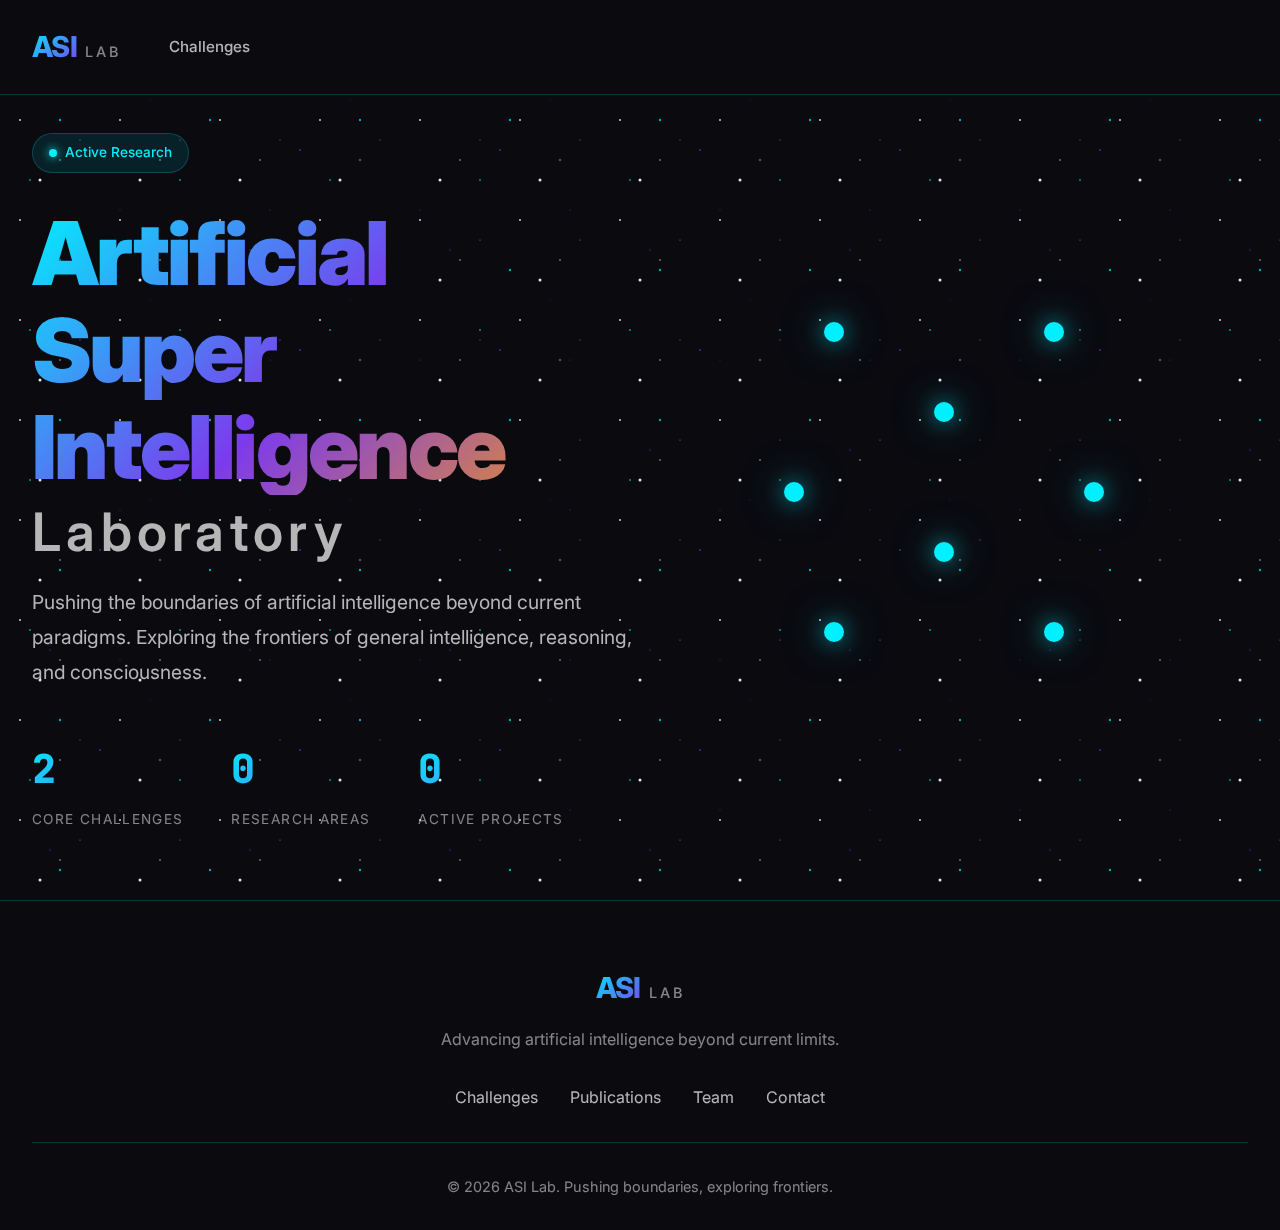
<file: index.html>
<!DOCTYPE html>
<html lang="en">
<head>
    <meta charset="UTF-8">
    <meta name="viewport" content="width=device-width, initial-scale=1.0">
    <title>ASI Lab - Artificial Super Intelligence Research</title>
    <link rel="stylesheet" href="styles.css">
    <link rel="preconnect" href="https://fonts.googleapis.com">
    <link rel="preconnect" href="https://fonts.gstatic.com" crossorigin>
    <link href="https://fonts.googleapis.com/css2?family=Inter:wght@300;400;500;600;700;800;900&family=JetBrains+Mono:wght@400;500;600;700&display=swap" rel="stylesheet">
</head>
<body>
    <div class="stars"></div>
    <div class="stars2"></div>
    <div class="stars3"></div>
    
    <nav class="navbar">
        <div class="nav-container">
            <div class="nav-left">
                <div class="logo">
                    <a href="/" style="text-decoration: none; display: flex; align-items: baseline; gap: 0.5rem;">
                        <span class="logo-text">ASI</span>
                        <span class="logo-subtitle">LAB</span>
                    </a>
                </div>
                <div class="nav-links">
                    <a href="challenges.html">Challenges</a>
                </div>
            </div>
        </div>
    </nav>

    <main>
        <section class="hero">
            <div class="hero-content">
                <div class="hero-badge">
                    <span class="pulse-dot"></span>
                    <span>Active Research</span>
                </div>
                <h1 class="hero-title">
                    <span class="gradient-text">Artificial Super Intelligence</span>
                    <span class="hero-subtitle">Laboratory</span>
                </h1>
                <p class="hero-description">
                    Pushing the boundaries of artificial intelligence beyond current paradigms. 
                    Exploring the frontiers of general intelligence, reasoning, and consciousness.
                </p>
                <div class="hero-stats">
                    <div class="stat-item">
                        <div class="stat-value" data-target="7">0</div>
                        <div class="stat-label">Core Challenges</div>
                    </div>
                    <div class="stat-item">
                        <div class="stat-value" data-target="1">0</div>
                        <div class="stat-label">Research Areas</div>
                    </div>
                    <div class="stat-item">
                        <div class="stat-value" data-target="1">0</div>
                        <div class="stat-label">Active Projects</div>
                    </div>
                </div>
            </div>
            <div class="hero-visual">
                <div class="neural-network">
                    <div class="node node-1"></div>
                    <div class="node node-2"></div>
                    <div class="node node-3"></div>
                    <div class="node node-4"></div>
                    <div class="node node-5"></div>
                    <div class="node node-6"></div>
                    <div class="node node-7"></div>
                    <div class="node node-8"></div>
                    <svg class="connections" viewBox="0 0 400 400">
                        <line class="connection" x1="100" y1="100" x2="200" y2="150"></line>
                        <line class="connection" x1="200" y1="150" x2="300" y2="100"></line>
                        <line class="connection" x1="100" y1="250" x2="200" y2="200"></line>
                        <line class="connection" x1="200" y1="200" x2="300" y2="250"></line>
                        <line class="connection" x1="200" y1="150" x2="200" y2="200"></line>
                        <line class="connection" x1="100" y1="100" x2="100" y2="250"></line>
                        <line class="connection" x1="300" y1="100" x2="300" y2="250"></line>
                    </svg>
                </div>
            </div>
        </section>
    </main>

    <footer class="footer">
        <div class="container">
            <div class="footer-content">
                <div class="footer-logo">
                    <span class="logo-text">ASI</span>
                    <span class="logo-subtitle">LAB</span>
                </div>
                <p class="footer-text">Advancing artificial intelligence beyond current limits.</p>
                <div class="footer-links">
                    <a href="challenges.html">Challenges</a>
                    <a href="#">Publications</a>
                    <a href="#">Team</a>
                    <a href="#">Contact</a>
                </div>
            </div>
            <div class="footer-bottom">
                <p>&copy; 2026 ASI Lab. Pushing boundaries, exploring frontiers.</p>
            </div>
        </div>
    </footer>

    <script src="script.js"></script>
</body>
</html>
</file>
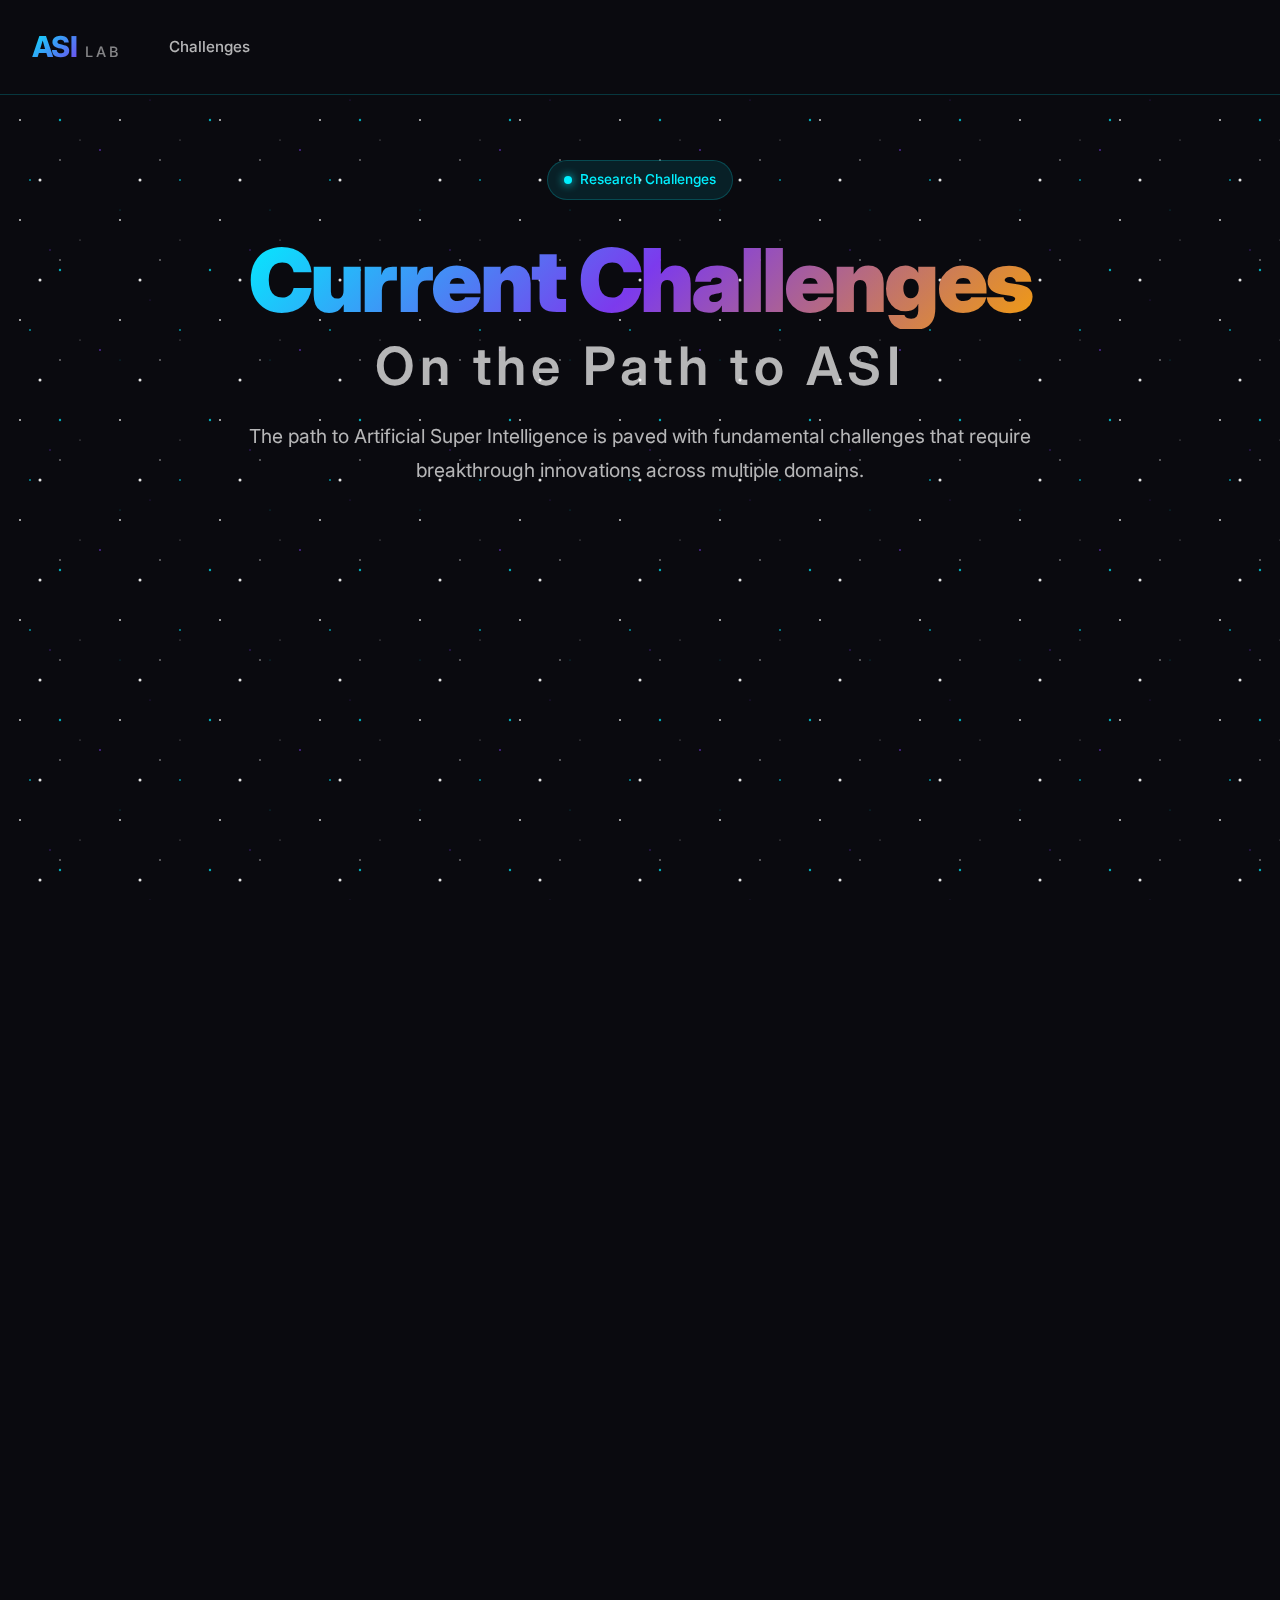
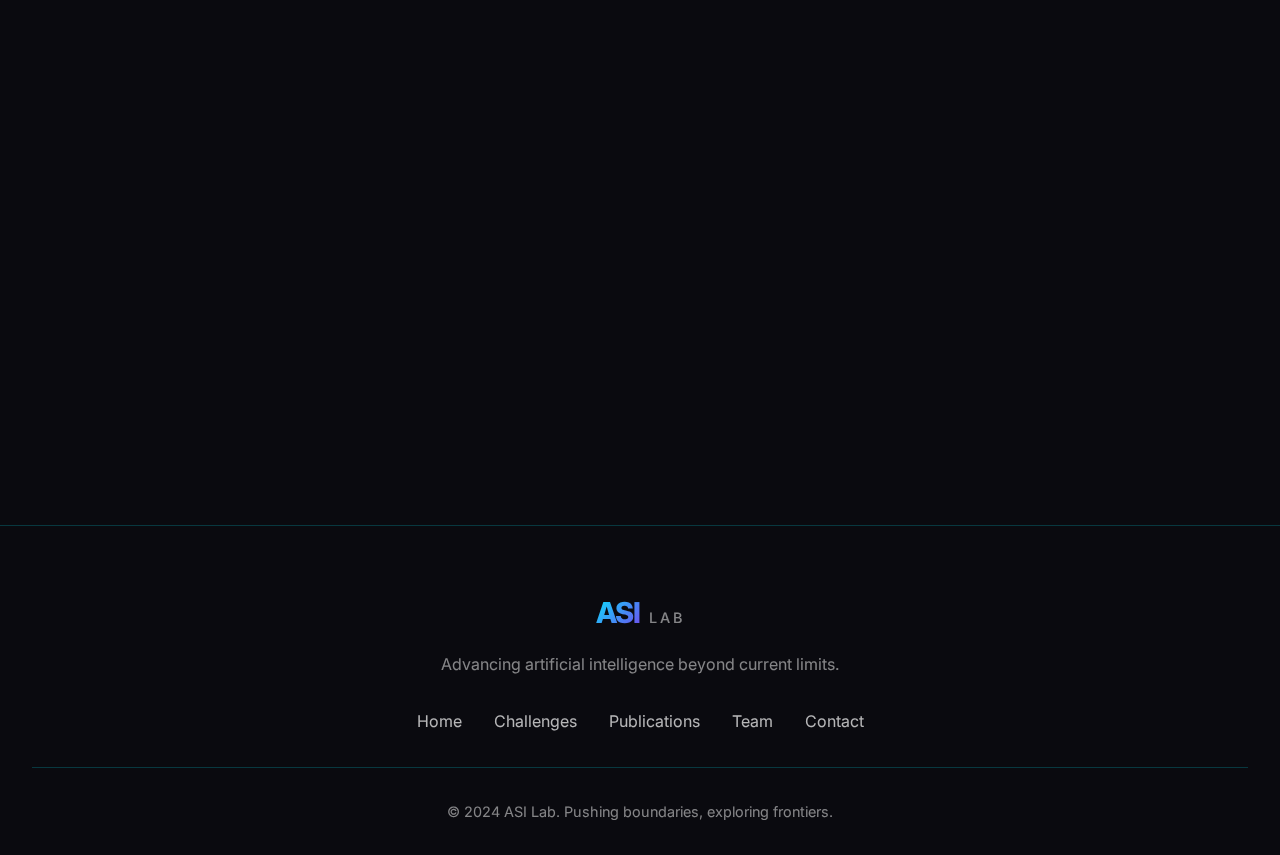
<file: challenges.html>
<!DOCTYPE html>
<html lang="en">
<head>
    <meta charset="UTF-8">
    <meta name="viewport" content="width=device-width, initial-scale=1.0">
    <title>Challenges - ASI Lab</title>
    <link rel="stylesheet" href="styles.css">
    <link rel="preconnect" href="https://fonts.googleapis.com">
    <link rel="preconnect" href="https://fonts.gstatic.com" crossorigin>
    <link href="https://fonts.googleapis.com/css2?family=Inter:wght@300;400;500;600;700;800;900&family=JetBrains+Mono:wght@400;500;600;700&display=swap" rel="stylesheet">
</head>
<body>
    <div class="stars"></div>
    <div class="stars2"></div>
    <div class="stars3"></div>
    
    <nav class="navbar">
        <div class="nav-container">
            <div class="nav-left">
                <div class="logo">
                    <a href="/" style="text-decoration: none; display: flex; align-items: baseline; gap: 0.5rem;">
                        <span class="logo-text">ASI</span>
                        <span class="logo-subtitle">LAB</span>
                    </a>
                </div>
                <div class="nav-links">
                    <a href="challenges.html">Challenges</a>
                </div>
            </div>
        </div>
    </nav>

    <main>
        <section class="challenges-hero">
            <div class="container">
                <div class="hero-badge">
                    <span class="pulse-dot"></span>
                    <span>Research Challenges</span>
                </div>
                <h1 class="hero-title">
                    <span class="gradient-text">Current Challenges</span>
                    <span class="hero-subtitle">On the Path to ASI</span>
                </h1>
                <p class="hero-description">
                    The path to Artificial Super Intelligence is paved with fundamental challenges 
                    that require breakthrough innovations across multiple domains.
                </p>
            </div>
        </section>

        <section id="challenges" class="challenges-section">
            <div class="container">
                <div class="challenges-grid">
                    <div class="challenge-card" data-index="0">
                        <div class="challenge-icon">
                            <svg viewBox="0 0 24 24" fill="none" stroke="currentColor" stroke-width="2">
                                <path d="M12 2L2 7L12 12L22 7L12 2Z"></path>
                                <path d="M2 17L12 22L22 17"></path>
                                <path d="M2 12L12 17L22 12"></path>
                            </svg>
                        </div>
                        <div class="challenge-number">01</div>
                        <h3 class="challenge-title">Lack of Human-like Reasoning</h3>
                        <p class="challenge-description">
                            Current AI excels at pattern recognition but lacks deep reasoning and abstract 
                            problem-solving capabilities that transfer across domains.
                        </p>
                        <div class="challenge-tags">
                            <span class="tag">Reasoning</span>
                            <span class="tag">Generalization</span>
                        </div>
                    </div>

                    <div class="challenge-card" data-index="1">
                        <div class="challenge-icon">
                            <svg viewBox="0 0 24 24" fill="none" stroke="currentColor" stroke-width="2">
                                <circle cx="12" cy="12" r="10"></circle>
                                <path d="M12 6V12L16 14"></path>
                            </svg>
                        </div>
                        <div class="challenge-number">02</div>
                        <h3 class="challenge-title">Common Sense Understanding</h3>
                        <p class="challenge-description">
                            Machines struggle to build the implicit contextual and real-world knowledge 
                            humans use effortlessly.
                        </p>
                        <div class="challenge-tags">
                            <span class="tag">Context</span>
                            <span class="tag">Knowledge</span>
                        </div>
                    </div>

                    <div class="challenge-card" data-index="2">
                        <div class="challenge-icon">
                            <svg viewBox="0 0 24 24" fill="none" stroke="currentColor" stroke-width="2">
                                <rect x="2" y="3" width="20" height="14" rx="2" ry="2"></rect>
                                <line x1="8" y1="21" x2="16" y2="21"></line>
                                <line x1="12" y1="17" x2="12" y2="21"></line>
                            </svg>
                        </div>
                        <div class="challenge-number">03</div>
                        <h3 class="challenge-title">Multisensory Learning</h3>
                        <p class="challenge-description">
                            Humans learn from video, sound, and physical interaction; AI largely learns from text. 
                            Bridging this "phygital" gap is a key challenge.
                        </p>
                        <div class="challenge-tags">
                            <span class="tag">Multimodal</span>
                            <span class="tag">Embodiment</span>
                        </div>
                    </div>

                    <div class="challenge-card" data-index="3">
                        <div class="challenge-icon">
                            <svg viewBox="0 0 24 24" fill="none" stroke="currentColor" stroke-width="2">
                                <path d="M21 16V8a2 2 0 0 0-1-1.73l-7-4a2 2 0 0 0-2 0l-7 4A2 2 0 0 0 3 8v8a2 2 0 0 0 1 1.73l7 4a2 2 0 0 0 2 0l7-4A2 2 0 0 0 21 16z"></path>
                                <polyline points="3.27 6.96 12 12.01 20.73 6.96"></polyline>
                                <line x1="12" y1="22.08" x2="12" y2="12"></line>
                            </svg>
                        </div>
                        <div class="challenge-number">04</div>
                        <h3 class="challenge-title">Scalability & Resources</h3>
                        <p class="challenge-description">
                            Training extremely large models requires massive compute, energy, and data—raising 
                            cost and environmental barriers.
                        </p>
                        <div class="challenge-tags">
                            <span class="tag">Efficiency</span>
                            <span class="tag">Sustainability</span>
                        </div>
                    </div>

                    <div class="challenge-card" data-index="4">
                        <div class="challenge-icon">
                            <svg viewBox="0 0 24 24" fill="none" stroke="currentColor" stroke-width="2">
                                <path d="M12 2L2 7L12 12L22 7L12 2Z"></path>
                                <path d="M2 17L12 22L22 17"></path>
                                <path d="M2 12L12 17L22 12"></path>
                            </svg>
                        </div>
                        <div class="challenge-number">05</div>
                        <h3 class="challenge-title">Architecture Paradigms</h3>
                        <p class="challenge-description">
                            It's unclear whether scaling existing methods (e.g., transformers) will ever yield AGI 
                            or if entirely new architectures are required.
                        </p>
                        <div class="challenge-tags">
                            <span class="tag">Architecture</span>
                            <span class="tag">Innovation</span>
                        </div>
                    </div>

                    <div class="challenge-card" data-index="5">
                        <div class="challenge-icon">
                            <svg viewBox="0 0 24 24" fill="none" stroke="currentColor" stroke-width="2">
                                <polyline points="22 12 18 12 15 21 9 3 6 12 2 12"></polyline>
                            </svg>
                        </div>
                        <div class="challenge-number">06</div>
                        <h3 class="challenge-title">AGI Metrics & Benchmarks</h3>
                        <p class="challenge-description">
                            There's no agreed-upon empirical definition or benchmark for what constitutes AGI, 
                            making research harder to measure.
                        </p>
                        <div class="challenge-tags">
                            <span class="tag">Metrics</span>
                            <span class="tag">Evaluation</span>
                        </div>
                    </div>

                    <div class="challenge-card" data-index="6">
                        <div class="challenge-icon">
                            <svg viewBox="0 0 24 24" fill="none" stroke="currentColor" stroke-width="2">
                                <path d="M21 16V8a2 2 0 0 0-1-1.73l-7-4a2 2 0 0 0-2 0l-7 4A2 2 0 0 0 3 8v8a2 2 0 0 0 1 1.73l7 4a2 2 0 0 0 2 0l7-4A2 2 0 0 0 21 16z"></path>
                            </svg>
                        </div>
                        <div class="challenge-number">07</div>
                        <h3 class="challenge-title">The General Intelligence Leap</h3>
                        <p class="challenge-description">
                            Moving beyond specialized skills to flexible, broad cognition remains a fundamental 
                            theoretical barrier.
                        </p>
                        <div class="challenge-tags">
                            <span class="tag">AGI</span>
                            <span class="tag">Cognition</span>
                        </div>
                    </div>
                </div>
            </div>
        </section>
    </main>

    <footer class="footer">
        <div class="container">
            <div class="footer-content">
                <div class="footer-logo">
                    <a href="index.html" style="text-decoration: none; display: flex; align-items: baseline; gap: 0.5rem;">
                        <span class="logo-text">ASI</span>
                        <span class="logo-subtitle">LAB</span>
                    </a>
                </div>
                <p class="footer-text">Advancing artificial intelligence beyond current limits.</p>
                <div class="footer-links">
                    <a href="index.html">Home</a>
                    <a href="challenges.html">Challenges</a>
                    <a href="#">Publications</a>
                    <a href="#">Team</a>
                    <a href="#">Contact</a>
                </div>
            </div>
            <div class="footer-bottom">
                <p>&copy; 2024 ASI Lab. Pushing boundaries, exploring frontiers.</p>
            </div>
        </div>
    </footer>

    <script src="script.js"></script>
</body>
</html>
</file>
<file: styles.css>
* {
    margin: 0;
    padding: 0;
    box-sizing: border-box;
}

:root {
    --primary: #00f0ff;
    --primary-dark: #00c4d4;
    --secondary: #7c3aed;
    --accent: #f59e0b;
    --bg-dark: #0a0a0f;
    --bg-darker: #050508;
    --bg-card: rgba(15, 15, 25, 0.8);
    --text-primary: #ffffff;
    --text-secondary: rgba(255, 255, 255, 0.7);
    --text-muted: rgba(255, 255, 255, 0.5);
    --border: rgba(0, 240, 255, 0.2);
    --glow: rgba(0, 240, 255, 0.5);
}

body {
    font-family: 'Inter', -apple-system, BlinkMacSystemFont, 'Segoe UI', sans-serif;
    background: var(--bg-dark);
    color: var(--text-primary);
    overflow-x: hidden;
    line-height: 1.6;
}

/* Animated Starfield Background */
.stars, .stars2, .stars3 {
    position: fixed;
    top: 0;
    left: 0;
    width: 100%;
    height: 100%;
    pointer-events: none;
    z-index: 0;
}

.stars {
    background: transparent url('data:image/svg+xml,<svg xmlns="http://www.w3.org/2000/svg" width="100" height="100"><circle cx="20" cy="20" r="1" fill="white" opacity="0.8"/><circle cx="80" cy="40" r="0.5" fill="white" opacity="0.6"/><circle cx="40" cy="80" r="1.5" fill="white" opacity="0.9"/><circle cx="60" cy="60" r="0.8" fill="white" opacity="0.7"/></svg>') repeat;
    animation: animateStars 200s linear infinite;
}

.stars2 {
    background: transparent url('data:image/svg+xml,<svg xmlns="http://www.w3.org/2000/svg" width="150" height="150"><circle cx="30" cy="30" r="1" fill="%2300f0ff" opacity="0.6"/><circle cx="120" cy="60" r="0.5" fill="%2300f0ff" opacity="0.4"/><circle cx="60" cy="120" r="1.2" fill="%2300f0ff" opacity="0.7"/></svg>') repeat;
    animation: animateStars 150s linear infinite reverse;
}

.stars3 {
    background: transparent url('data:image/svg+xml,<svg xmlns="http://www.w3.org/2000/svg" width="200" height="200"><circle cx="50" cy="50" r="0.8" fill="%237c3aed" opacity="0.5"/><circle cx="150" cy="100" r="0.6" fill="%237c3aed" opacity="0.4"/><circle cx="100" cy="150" r="1" fill="%237c3aed" opacity="0.6"/></svg>') repeat;
    animation: animateStars 300s linear infinite;
}

@keyframes animateStars {
    from { transform: translateY(0); }
    to { transform: translateY(-2000px); }
}

/* Navbar */
.navbar {
    position: fixed;
    top: 0;
    width: 100%;
    z-index: 1000;
    padding: 1.5rem 0;
    background: rgba(10, 10, 15, 0.8);
    backdrop-filter: blur(20px);
    border-bottom: 1px solid var(--border);
}

.nav-container {
    max-width: 1400px;
    margin: 0 auto;
    padding: 0 2rem;
    display: flex;
    align-items: center;
}

.nav-left {
    display: flex;
    align-items: center;
    gap: 3rem;
}

.logo {
    display: flex;
    align-items: baseline;
    gap: 0.5rem;
}

.logo-text {
    font-size: 1.8rem;
    font-weight: 800;
    background: linear-gradient(135deg, var(--primary), var(--secondary));
    -webkit-background-clip: text;
    -webkit-text-fill-color: transparent;
    background-clip: text;
    letter-spacing: -0.02em;
}

.logo-subtitle {
    font-size: 0.9rem;
    color: var(--text-muted);
    font-weight: 500;
    letter-spacing: 0.2em;
}

.nav-links {
    display: flex;
    gap: 2.5rem;
}

.nav-links a {
    color: var(--text-secondary);
    text-decoration: none;
    font-weight: 500;
    font-size: 0.95rem;
    transition: all 0.3s ease;
    position: relative;
}

.nav-links a::after {
    content: '';
    position: absolute;
    bottom: -5px;
    left: 0;
    width: 0;
    height: 2px;
    background: var(--primary);
    transition: width 0.3s ease;
}

.nav-links a:hover {
    color: var(--primary);
}

.nav-links a:hover::after {
    width: 100%;
}

/* Hero Section */
.hero {
    min-height: 100vh;
    display: flex;
    align-items: center;
    justify-content: space-between;
    max-width: 1400px;
    margin: 0 auto;
    padding: 8rem 2rem 4rem;
    position: relative;
    z-index: 1;
}

.hero-content {
    flex: 1;
    max-width: 700px;
}

.hero-badge {
    display: inline-flex;
    align-items: center;
    gap: 0.5rem;
    padding: 0.5rem 1rem;
    background: rgba(0, 240, 255, 0.1);
    border: 1px solid var(--border);
    border-radius: 50px;
    font-size: 0.85rem;
    color: var(--primary);
    margin-bottom: 2rem;
    font-weight: 500;
}

.pulse-dot {
    width: 8px;
    height: 8px;
    background: var(--primary);
    border-radius: 50%;
    animation: pulse 2s ease-in-out infinite;
    box-shadow: 0 0 10px var(--primary);
}

@keyframes pulse {
    0%, 100% { opacity: 1; transform: scale(1); }
    50% { opacity: 0.5; transform: scale(1.2); }
}

.hero-title {
    font-size: clamp(3rem, 8vw, 5.5rem);
    font-weight: 900;
    line-height: 1.1;
    margin-bottom: 1.5rem;
    letter-spacing: -0.03em;
}

.gradient-text {
    background: linear-gradient(135deg, var(--primary) 0%, var(--secondary) 50%, var(--accent) 100%);
    -webkit-background-clip: text;
    -webkit-text-fill-color: transparent;
    background-clip: text;
    display: block;
}

.hero-subtitle {
    display: block;
    font-size: 0.6em;
    font-weight: 600;
    color: var(--text-secondary);
    margin-top: 0.5rem;
    letter-spacing: 0.1em;
}

.hero-description {
    font-size: 1.2rem;
    color: var(--text-secondary);
    margin-bottom: 3rem;
    line-height: 1.8;
    max-width: 600px;
}

.hero-stats {
    display: flex;
    gap: 3rem;
    margin-top: 3rem;
}

.stat-item {
    display: flex;
    flex-direction: column;
}

.stat-value {
    font-size: 2.5rem;
    font-weight: 800;
    background: linear-gradient(135deg, var(--primary), var(--secondary));
    -webkit-background-clip: text;
    -webkit-text-fill-color: transparent;
    background-clip: text;
    font-family: 'JetBrains Mono', monospace;
}

.stat-label {
    font-size: 0.85rem;
    color: var(--text-muted);
    margin-top: 0.5rem;
    text-transform: uppercase;
    letter-spacing: 0.1em;
}

/* Hero Visual */
.hero-visual {
    flex: 1;
    display: flex;
    justify-content: center;
    align-items: center;
    position: relative;
}

.neural-network {
    width: 400px;
    height: 400px;
    position: relative;
}

.node {
    position: absolute;
    width: 20px;
    height: 20px;
    background: var(--primary);
    border-radius: 50%;
    box-shadow: 0 0 20px var(--glow), 0 0 40px var(--glow);
    animation: nodePulse 3s ease-in-out infinite;
}

.node-1 { top: 10%; left: 20%; animation-delay: 0s; }
.node-2 { top: 10%; right: 20%; animation-delay: 0.4s; }
.node-3 { top: 50%; left: 10%; animation-delay: 0.8s; }
.node-4 { top: 50%; right: 10%; animation-delay: 1.2s; }
.node-5 { bottom: 10%; left: 20%; animation-delay: 1.6s; }
.node-6 { bottom: 10%; right: 20%; animation-delay: 2s; }
.node-7 { top: 30%; left: 50%; transform: translateX(-50%); animation-delay: 0.2s; }
.node-8 { bottom: 30%; left: 50%; transform: translateX(-50%); animation-delay: 0.6s; }

@keyframes nodePulse {
    0%, 100% { transform: scale(1); opacity: 1; }
    50% { transform: scale(1.3); opacity: 0.7; }
}

.connections {
    position: absolute;
    top: 0;
    left: 0;
    width: 100%;
    height: 100%;
    z-index: -1;
}

.connection {
    stroke: var(--primary);
    stroke-width: 1.5;
    stroke-opacity: 0.3;
    animation: connectionFlow 4s ease-in-out infinite;
}

.connection:nth-child(1) { animation-delay: 0s; }
.connection:nth-child(2) { animation-delay: 0.5s; }
.connection:nth-child(3) { animation-delay: 1s; }
.connection:nth-child(4) { animation-delay: 1.5s; }
.connection:nth-child(5) { animation-delay: 2s; }
.connection:nth-child(6) { animation-delay: 2.5s; }
.connection:nth-child(7) { animation-delay: 3s; }

@keyframes connectionFlow {
    0%, 100% { stroke-opacity: 0.2; }
    50% { stroke-opacity: 0.6; }
}

/* Challenges Hero Section */
.challenges-hero {
    min-height: 60vh;
    display: flex;
    align-items: center;
    justify-content: center;
    padding: 10rem 2rem 4rem;
    position: relative;
    z-index: 1;
    text-align: center;
}

.challenges-hero .hero-badge {
    margin-bottom: 2rem;
}

.challenges-hero .hero-title {
    margin-bottom: 1.5rem;
}

.challenges-hero .hero-description {
    max-width: 800px;
    margin: 0 auto;
}

/* Challenges Section */
.challenges-section {
    padding: 8rem 2rem;
    position: relative;
    z-index: 1;
}

.container {
    max-width: 1400px;
    margin: 0 auto;
}

.section-header {
    text-align: center;
    margin-bottom: 5rem;
}

.section-title {
    font-size: clamp(2rem, 5vw, 3.5rem);
    font-weight: 800;
    margin-bottom: 1.5rem;
    display: flex;
    align-items: center;
    justify-content: center;
    gap: 1rem;
}

.section-number {
    font-size: 0.5em;
    color: var(--primary);
    font-family: 'JetBrains Mono', monospace;
    opacity: 0.6;
}

.section-description {
    font-size: 1.1rem;
    color: var(--text-secondary);
    max-width: 700px;
    margin: 0 auto;
    line-height: 1.8;
}

.challenges-grid {
    display: grid;
    grid-template-columns: repeat(auto-fit, minmax(350px, 1fr));
    gap: 2rem;
    margin-top: 4rem;
}

.challenge-card {
    background: var(--bg-card);
    border: 1px solid var(--border);
    border-radius: 20px;
    padding: 2.5rem;
    position: relative;
    overflow: hidden;
    transition: all 0.4s cubic-bezier(0.4, 0, 0.2, 1);
    cursor: pointer;
}

.challenge-card::before {
    content: '';
    position: absolute;
    top: 0;
    left: 0;
    width: 100%;
    height: 100%;
    background: linear-gradient(135deg, rgba(0, 240, 255, 0.1), rgba(124, 58, 237, 0.1));
    opacity: 0;
    transition: opacity 0.4s ease;
}

.challenge-card:hover {
    transform: translateY(-10px);
    border-color: var(--primary);
    box-shadow: 0 20px 60px rgba(0, 240, 255, 0.2);
}

.challenge-card:hover::before {
    opacity: 1;
}

.challenge-card:hover .challenge-icon {
    transform: scale(1.1) rotate(5deg);
    color: var(--primary);
}

.challenge-icon {
    width: 50px;
    height: 50px;
    color: var(--text-muted);
    margin-bottom: 1.5rem;
    transition: all 0.4s ease;
    position: relative;
    z-index: 1;
}

.challenge-number {
    position: absolute;
    top: 2rem;
    right: 2rem;
    font-size: 4rem;
    font-weight: 900;
    color: rgba(0, 240, 255, 0.1);
    font-family: 'JetBrains Mono', monospace;
    line-height: 1;
    z-index: 0;
}

.challenge-title {
    font-size: 1.5rem;
    font-weight: 700;
    margin-bottom: 1rem;
    color: var(--text-primary);
    position: relative;
    z-index: 1;
}

.challenge-description {
    color: var(--text-secondary);
    line-height: 1.8;
    margin-bottom: 1.5rem;
    position: relative;
    z-index: 1;
}

.challenge-tags {
    display: flex;
    gap: 0.5rem;
    flex-wrap: wrap;
    position: relative;
    z-index: 1;
}

.tag {
    padding: 0.3rem 0.8rem;
    background: rgba(0, 240, 255, 0.1);
    border: 1px solid var(--border);
    border-radius: 20px;
    font-size: 0.75rem;
    color: var(--primary);
    font-weight: 500;
}

/* CTA Section */
.cta-section {
    padding: 8rem 2rem;
    position: relative;
    z-index: 1;
}

.cta-content {
    max-width: 800px;
    margin: 0 auto;
    text-align: center;
    background: var(--bg-card);
    border: 1px solid var(--border);
    border-radius: 30px;
    padding: 5rem 3rem;
    position: relative;
    overflow: hidden;
}

.cta-content::before {
    content: '';
    position: absolute;
    top: -50%;
    left: -50%;
    width: 200%;
    height: 200%;
    background: radial-gradient(circle, rgba(0, 240, 255, 0.1) 0%, transparent 70%);
    animation: rotate 20s linear infinite;
}

@keyframes rotate {
    from { transform: rotate(0deg); }
    to { transform: rotate(360deg); }
}

.cta-title {
    font-size: clamp(2rem, 5vw, 3rem);
    font-weight: 800;
    margin-bottom: 1.5rem;
    position: relative;
    z-index: 1;
    background: linear-gradient(135deg, var(--primary), var(--secondary));
    -webkit-background-clip: text;
    -webkit-text-fill-color: transparent;
    background-clip: text;
}

.cta-description {
    font-size: 1.1rem;
    color: var(--text-secondary);
    margin-bottom: 2.5rem;
    line-height: 1.8;
    position: relative;
    z-index: 1;
}

.cta-buttons {
    display: flex;
    gap: 1rem;
    justify-content: center;
    flex-wrap: wrap;
    position: relative;
    z-index: 1;
}

.btn {
    padding: 1rem 2.5rem;
    font-size: 1rem;
    font-weight: 600;
    border: none;
    border-radius: 50px;
    cursor: pointer;
    transition: all 0.3s ease;
    font-family: 'Inter', sans-serif;
    position: relative;
    overflow: hidden;
}

.btn-primary {
    background: linear-gradient(135deg, var(--primary), var(--primary-dark));
    color: var(--bg-dark);
    box-shadow: 0 10px 30px rgba(0, 240, 255, 0.3);
}

.btn-primary:hover {
    transform: translateY(-2px);
    box-shadow: 0 15px 40px rgba(0, 240, 255, 0.4);
}

.btn-secondary {
    background: transparent;
    color: var(--primary);
    border: 2px solid var(--primary);
}

.btn-secondary:hover {
    background: rgba(0, 240, 255, 0.1);
    transform: translateY(-2px);
}

/* Button as link styling */
a.btn {
    text-decoration: none;
    display: inline-block;
}

/* Footer */
.footer {
    padding: 4rem 2rem 2rem;
    border-top: 1px solid var(--border);
    position: relative;
    z-index: 1;
}

.footer-content {
    max-width: 1400px;
    margin: 0 auto;
    text-align: center;
}

.footer-logo {
    display: flex;
    align-items: baseline;
    justify-content: center;
    gap: 0.5rem;
    margin-bottom: 1rem;
}

.footer-text {
    color: var(--text-muted);
    margin-bottom: 2rem;
}

.footer-links {
    display: flex;
    justify-content: center;
    gap: 2rem;
    flex-wrap: wrap;
    margin-bottom: 2rem;
}

.footer-links a {
    color: var(--text-secondary);
    text-decoration: none;
    transition: color 0.3s ease;
}

.footer-links a:hover {
    color: var(--primary);
}

.footer-bottom {
    padding-top: 2rem;
    border-top: 1px solid var(--border);
    text-align: center;
    color: var(--text-muted);
    font-size: 0.9rem;
}

/* Responsive Design */
@media (max-width: 1024px) {
    .hero {
        flex-direction: column;
        text-align: center;
        padding: 6rem 2rem 4rem;
    }

    .hero-visual {
        margin-top: 3rem;
    }

    .neural-network {
        width: 300px;
        height: 300px;
    }

    .hero-stats {
        justify-content: center;
    }

    .challenges-grid {
        grid-template-columns: repeat(auto-fit, minmax(300px, 1fr));
    }
}

@media (max-width: 768px) {
    .nav-links {
        gap: 1.5rem;
    }

    .nav-links a {
        font-size: 0.85rem;
    }

    .hero-title {
        font-size: 2.5rem;
    }

    .hero-description {
        font-size: 1rem;
    }

    .hero-stats {
        flex-direction: column;
        gap: 1.5rem;
        align-items: center;
    }

    .challenges-grid {
        grid-template-columns: 1fr;
    }

    .cta-content {
        padding: 3rem 2rem;
    }

    .section-title {
        flex-direction: column;
        gap: 0.5rem;
    }
}

/* Scroll Animations */
@keyframes fadeInUp {
    from {
        opacity: 0;
        transform: translateY(30px);
    }
    to {
        opacity: 1;
        transform: translateY(0);
    }
}

.challenge-card {
    animation: fadeInUp 0.6s ease-out backwards;
}

.challenge-card[data-index="0"] { animation-delay: 0.1s; }
.challenge-card[data-index="1"] { animation-delay: 0.2s; }
.challenge-card[data-index="2"] { animation-delay: 0.3s; }
.challenge-card[data-index="3"] { animation-delay: 0.4s; }
.challenge-card[data-index="4"] { animation-delay: 0.5s; }
.challenge-card[data-index="5"] { animation-delay: 0.6s; }
.challenge-card[data-index="6"] { animation-delay: 0.7s; }
</file>
